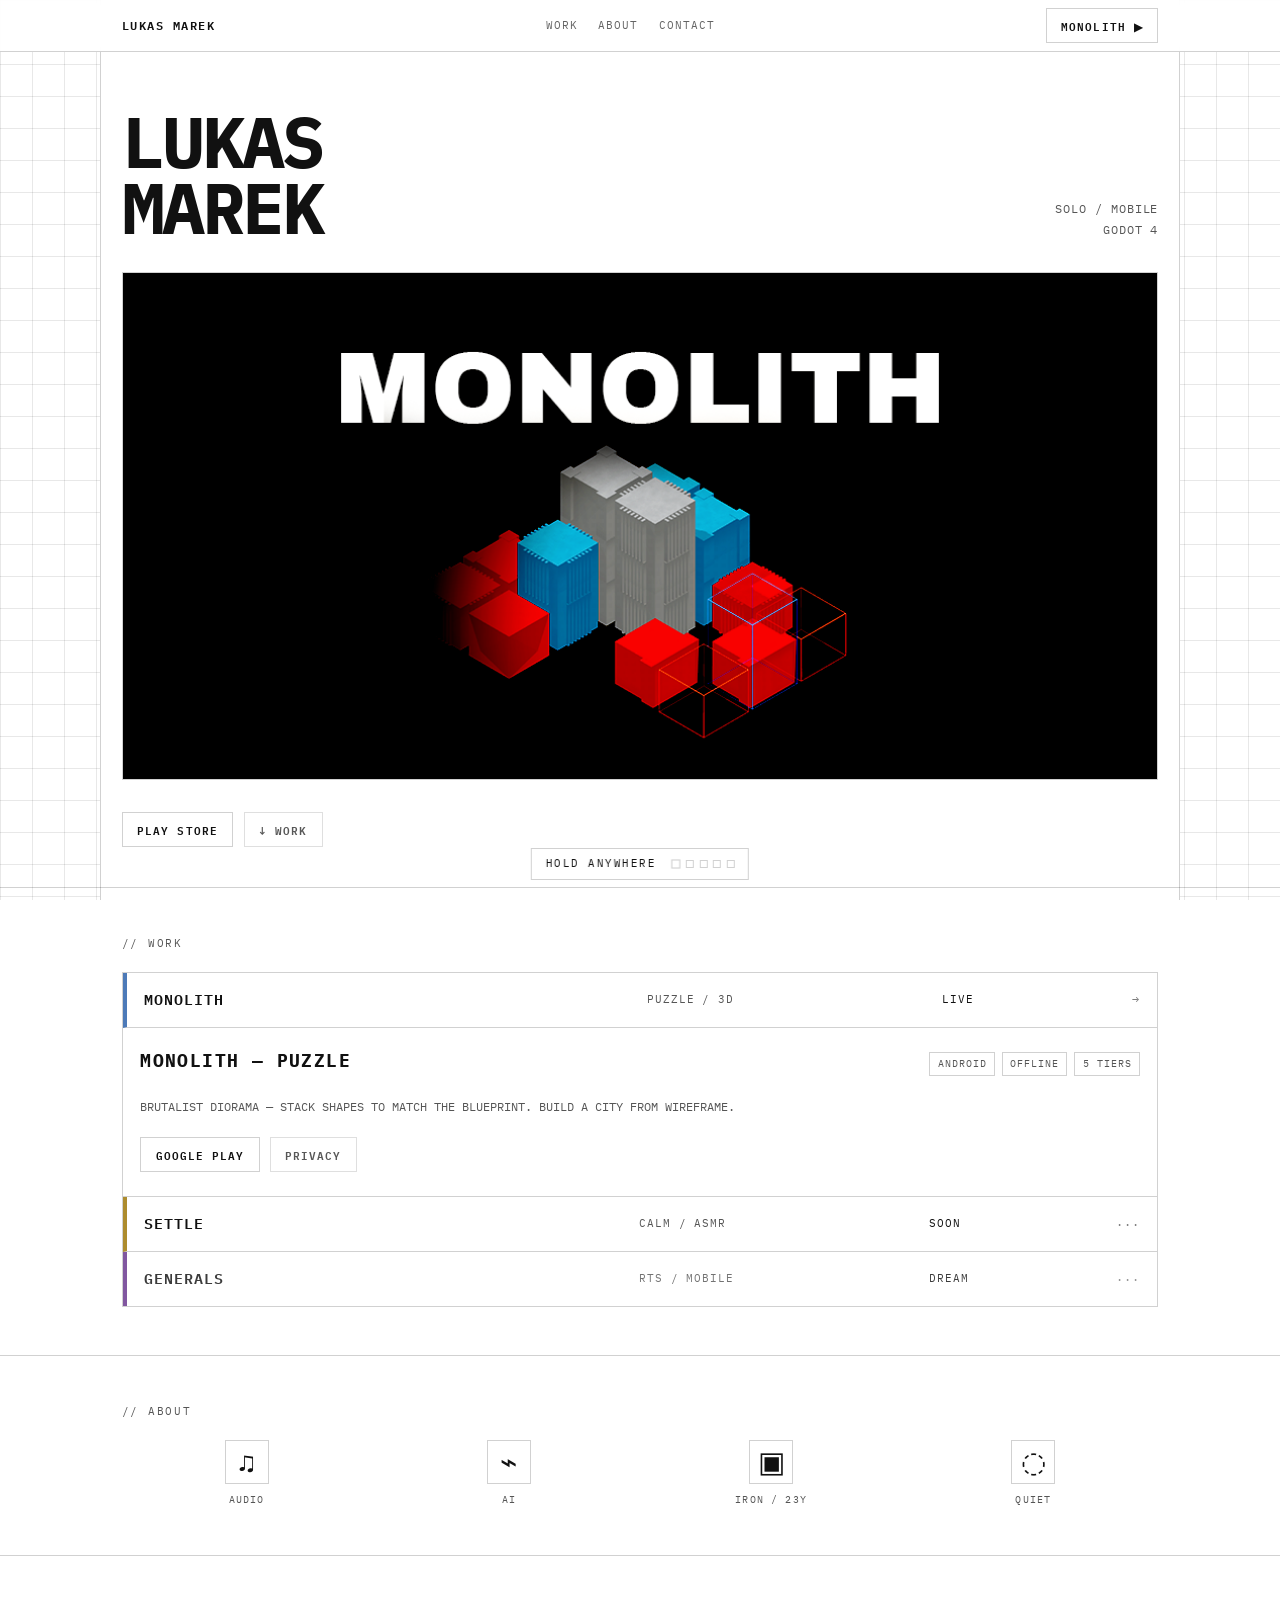
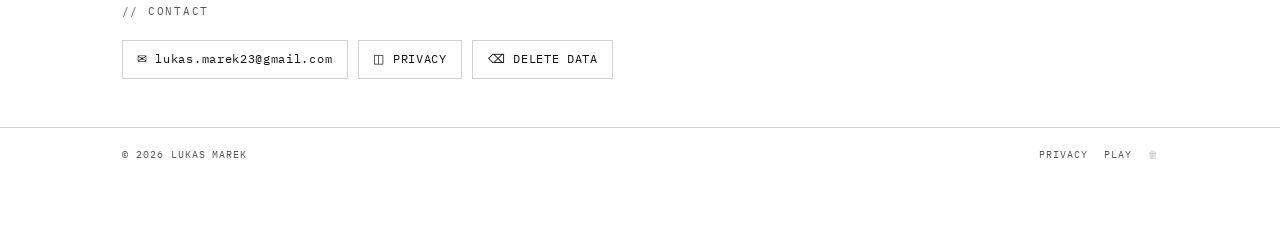
<file: index.html>
<!DOCTYPE html>
<html lang="en">
<head>
  <meta charset="UTF-8">
  <meta name="viewport" content="width=device-width, initial-scale=1.0">
  <title>LUKAS MAREK</title>
  <link rel="preconnect" href="https://fonts.googleapis.com">
  <link rel="preconnect" href="https://fonts.gstatic.com" crossorigin>
  <link href="https://fonts.googleapis.com/css2?family=IBM+Plex+Mono:wght@400;600;700&family=IBM+Plex+Sans:wght@400;500&display=swap" rel="stylesheet">
  <link rel="icon" href="data:image/svg+xml,%3Csvg xmlns='http://www.w3.org/2000/svg' viewBox='0 0 32 32'%3E%3Crect width='32' height='32' fill='%23fff' stroke='%23111' stroke-width='2'/%3E%3Ctext x='16' y='21' text-anchor='middle' font-family='monospace' font-size='14' fill='%23111'%3EL%3C/text%3E%3C/svg%3E">
  <link rel="stylesheet" href="styles.css">
</head>
<body data-tier="1">
  <div class="grid-layer" aria-hidden="true"></div>
  <div class="build-layer" id="build-layer" aria-hidden="true"></div>
  <div class="content-shade" aria-hidden="true"></div>

  <div class="hold-ui" id="hold-ui">
    <span id="hold-label">HOLD ANYWHERE</span>
    <div class="tier-dots" aria-hidden="true">
      <span class="tier-dot on" data-i="1"></span>
      <span class="tier-dot" data-i="2"></span>
      <span class="tier-dot" data-i="3"></span>
      <span class="tier-dot" data-i="4"></span>
      <span class="tier-dot" data-i="5"></span>
    </div>
  </div>

  <header class="site-header">
    <div class="container nav">
      <a class="logo" href="#top">LUKAS MAREK</a>
      <nav aria-label="Primary">
        <ul class="nav-links">
          <li><a href="#work">WORK</a></li>
          <li><a href="#about">ABOUT</a></li>
          <li><a href="#contact">CONTACT</a></li>
        </ul>
      </nav>
      <a class="btn" href="https://play.google.com/store/apps/details?id=com.lukas.monolith23" target="_blank" rel="noopener">MONOLITH ▶</a>
    </div>
  </header>

  <main id="top">
    <section class="hero">
      <div class="container hero-stack">
        <div class="hero-top">
          <h1>LUKAS<br>MAREK</h1>
          <p class="hero-code">
            SOLO / MOBILE<br>
            GODOT 4<br>
            
          </p>
        </div>

        <img
          class="feature-graphic"
          src="monolith/main-art.png"
          alt="MONOLITH - Puzzle"
          width="1024"
          height="500"
        >

        <div class="hero-actions">
          <a class="btn" href="https://play.google.com/store/apps/details?id=com.lukas.monolith23" target="_blank" rel="noopener">PLAY STORE</a>
          <a class="btn btn-ghost" href="#work">↓ WORK</a>
        </div>
      </div>
    </section>

    <section id="work">
      <div class="container">
        <p class="section-label">// WORK</p>

        <div class="project-list">
          <div class="project-row is-live">
            <span class="project-name">MONOLITH</span>
            <span class="project-type">PUZZLE / 3D</span>
            <span class="project-status">LIVE</span>
            <a class="project-link" href="https://play.google.com/store/apps/details?id=com.lukas.monolith23" target="_blank" rel="noopener">→</a>
          </div>

          <div class="project-detail">
            <div class="project-detail-head">
              <h3>MONOLITH — PUZZLE</h3>
              <div class="project-tags">
                <span class="tag">ANDROID</span>
                <span class="tag">OFFLINE</span>
                <span class="tag">5 TIERS</span>
              </div>
            </div>
            <p class="project-blurb">BRUTALIST DIORAMA — STACK SHAPES TO MATCH THE BLUEPRINT. BUILD A CITY FROM WIREFRAME.</p>
            <div class="project-actions">
              <a class="btn" href="https://play.google.com/store/apps/details?id=com.lukas.monolith23" target="_blank" rel="noopener">GOOGLE PLAY</a>
              <a class="btn btn-ghost" href="privacy.html">PRIVACY</a>
            </div>
          </div>

          <div class="project-row is-wip">
            <span class="project-name">SETTLE</span>
            <span class="project-type">CALM / ASMR</span>
            <span class="project-status">SOON</span>
            <span class="project-link">···</span>
          </div>

          <div class="project-row is-idea">
            <span class="project-name">GENERALS</span>
            <span class="project-type">RTS / MOBILE</span>
            <span class="project-status">DREAM</span>
            <span class="project-link">···</span>
          </div>
        </div>
      </div>
    </section>

    <section id="about">
      <div class="container">
        <p class="section-label">// ABOUT</p>

        <div class="glyph-grid">
          <div class="glyph-cell">
            <div class="glyph" title="Music production">♫</div>
            <span class="glyph-label">AUDIO</span>
          </div>
          <div class="glyph-cell">
            <div class="glyph" title="AI tinkering">⌁</div>
            <span class="glyph-label">AI</span>
          </div>
          <div class="glyph-cell">
            <div class="glyph" title="23 years lifting">▣</div>
            <span class="glyph-label">IRON / 23Y</span>
          </div>
          <div class="glyph-cell">
            <div class="glyph" title="Quiet focus">◌</div>
            <span class="glyph-label">QUIET</span>
          </div>
        </div>

        
      </div>
    </section>

    <section id="contact">
      <div class="container">
        <p class="section-label">// CONTACT</p>
        <div class="contact-row">
          <a class="contact-chip" href="mailto:lukas.marek23@gmail.com">✉ lukas.marek23@gmail.com</a>
          <a class="contact-chip" href="privacy.html">◫ PRIVACY</a>
          <a class="contact-chip" href="privacy.html#delete-data">⌫ DELETE DATA</a>
        </div>
      </div>
    </section>
  </main>

  <footer class="site-footer">
    <div class="container footer-inner">
      <p>© 2026 LUKAS MAREK</p>
      <div class="footer-links">
        <a href="privacy.html">PRIVACY</a>
        <a href="https://play.google.com/store/apps/details?id=com.lukas.monolith23" target="_blank" rel="noopener">PLAY</a>
        <button type="button" class="trash-easter" id="trash-btn" title="?">🗑</button>
      </div>
    </div>
  </footer>

  <script>
    const TIERS = 5;
    const TIER_MS = 1800;
    const BLOCK_MS = 120;

    const body = document.body;
    const buildLayer = document.getElementById("build-layer");
    const holdUi = document.getElementById("hold-ui");
    const holdLabel = document.getElementById("hold-label");
    const tierDots = [...document.querySelectorAll(".tier-dot")];
    const trashBtn = document.getElementById("trash-btn");

    let holding = false;
    let holdStart = 0;
    let tier = 1;
    let rafId = 0;
    let lastBlock = 0;
    let decayTimer = 0;

    function setTier(n) {
      tier = n;
      body.dataset.tier = String(n);
      tierDots.forEach((dot) => {
        dot.classList.toggle("on", Number(dot.dataset.i) <= n);
      });
    }

    function snapToGrid(value) {
      return Math.round(value / 32) * 32;
    }

    function spawnBlock(x, y) {
      const block = document.createElement("div");
      block.className = "build-block";
      block.style.left = `${snapToGrid(x) - 16}px`;
      block.style.top = `${snapToGrid(y) - 16}px`;
      buildLayer.appendChild(block);

      if (buildLayer.childElementCount > 140) {
        buildLayer.removeChild(buildLayer.firstElementChild);
      }
    }

    function holdLoop(now) {
      if (!holding) return;

      const elapsed = now - holdStart;
      const nextTier = Math.min(TIERS, 1 + Math.floor(elapsed / TIER_MS));

      if (nextTier !== tier) {
        setTier(nextTier);
      }

      if (now - lastBlock > BLOCK_MS) {
        spawnBlock(
          Math.random() * window.innerWidth,
          Math.random() * window.innerHeight
        );
        lastBlock = now;
      }

      rafId = requestAnimationFrame(holdLoop);
    }

    function startHold(e) {
      if (e.target.closest("a, button, input, textarea")) return;

      clearTimeout(decayTimer);
      holding = true;
      holdStart = performance.now();
      lastBlock = 0;
      body.classList.add("holding");
      holdUi.classList.add("active");
      holdLabel.textContent = "BUILDING…";
      cancelAnimationFrame(rafId);
      rafId = requestAnimationFrame(holdLoop);
    }

    function stopHold() {
      if (!holding) return;

      holding = false;
      body.classList.remove("holding");
      holdUi.classList.remove("active");
      holdLabel.textContent = "HOLD ANYWHERE";
      cancelAnimationFrame(rafId);

      decayTimer = setTimeout(() => {
        setTier(1);
        buildLayer.replaceChildren();
      }, 4000);
    }

    document.addEventListener("pointerdown", startHold);
    document.addEventListener("pointerup", stopHold);
    document.addEventListener("pointercancel", stopHold);
    document.addEventListener("pointerleave", (e) => {
      if (e.target === document.documentElement) stopHold();
    });

    trashBtn.addEventListener("click", () => {
      buildLayer.replaceChildren();
      setTier(1);
      holdLabel.textContent = "EMPTIED";
      setTimeout(() => {
        holdLabel.textContent = "HOLD ANYWHERE";
      }, 1200);
    });
  </script>
</body>
</html>
</file>
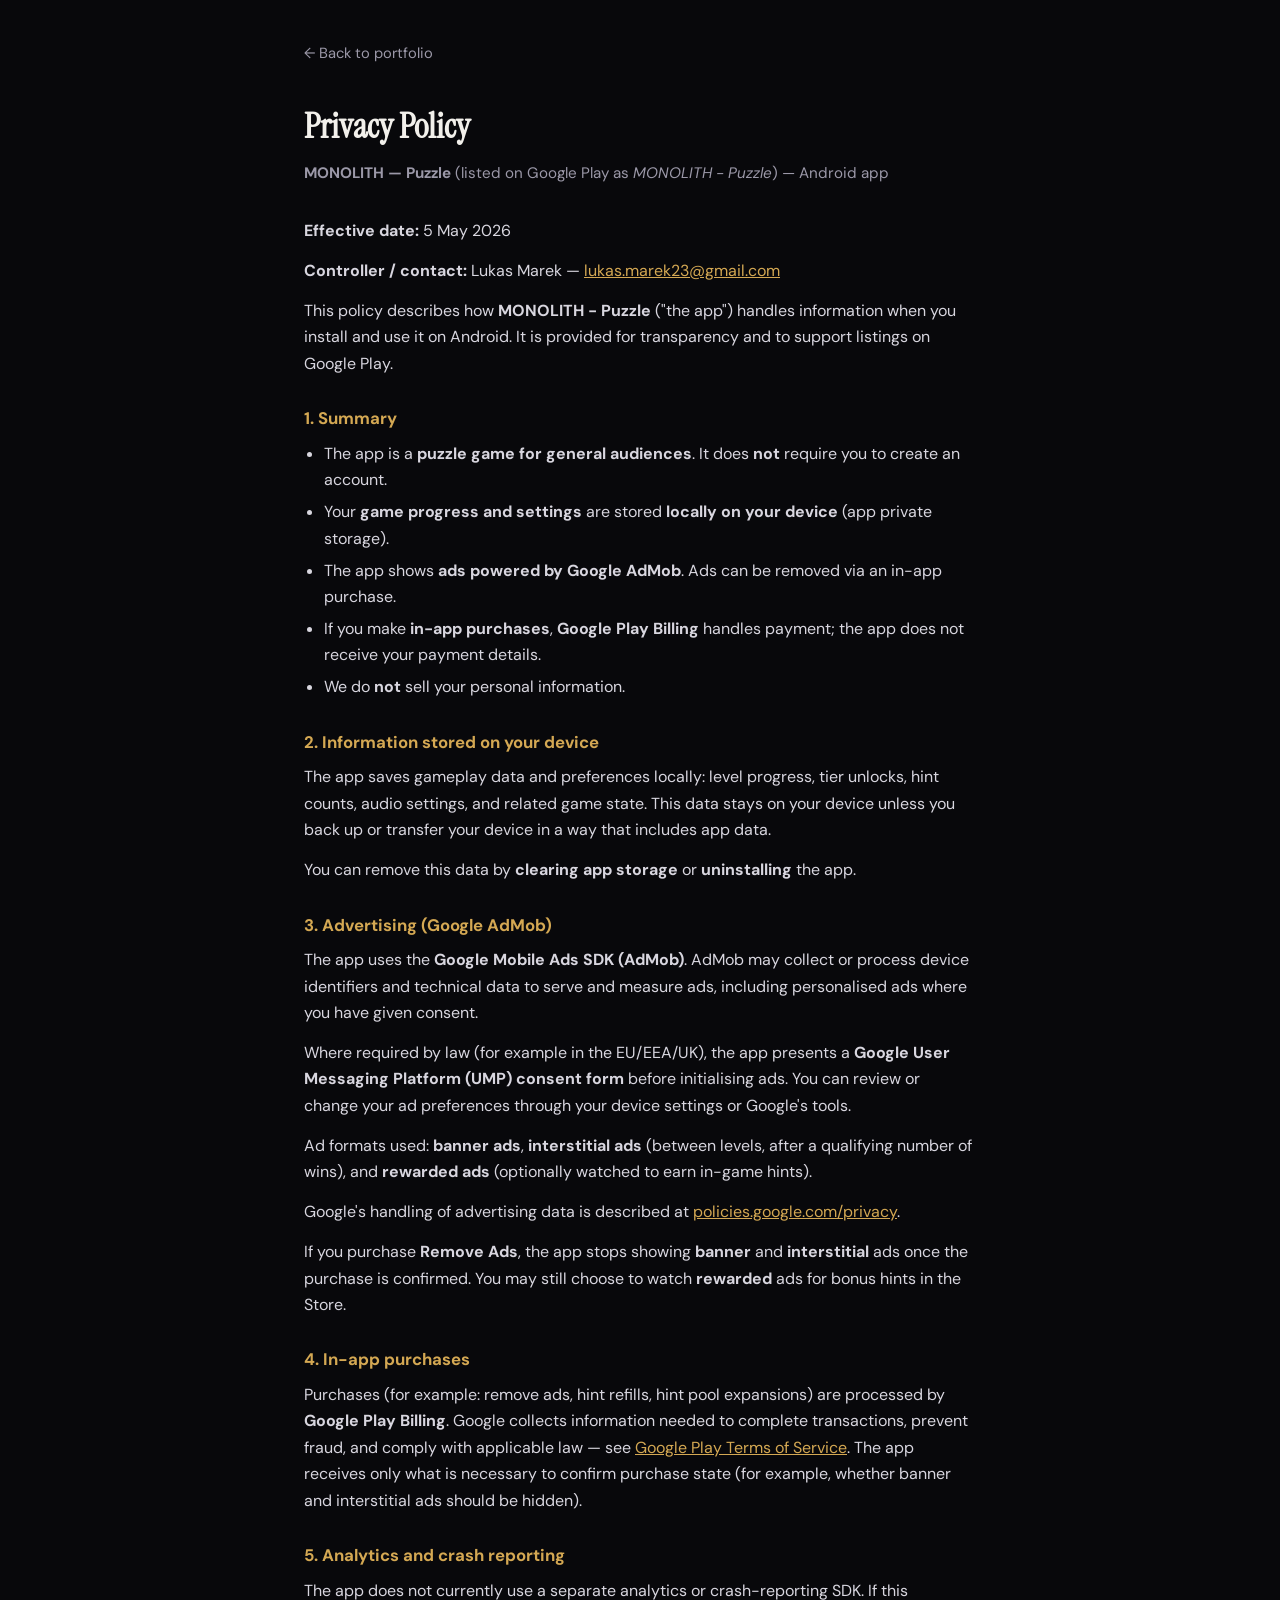
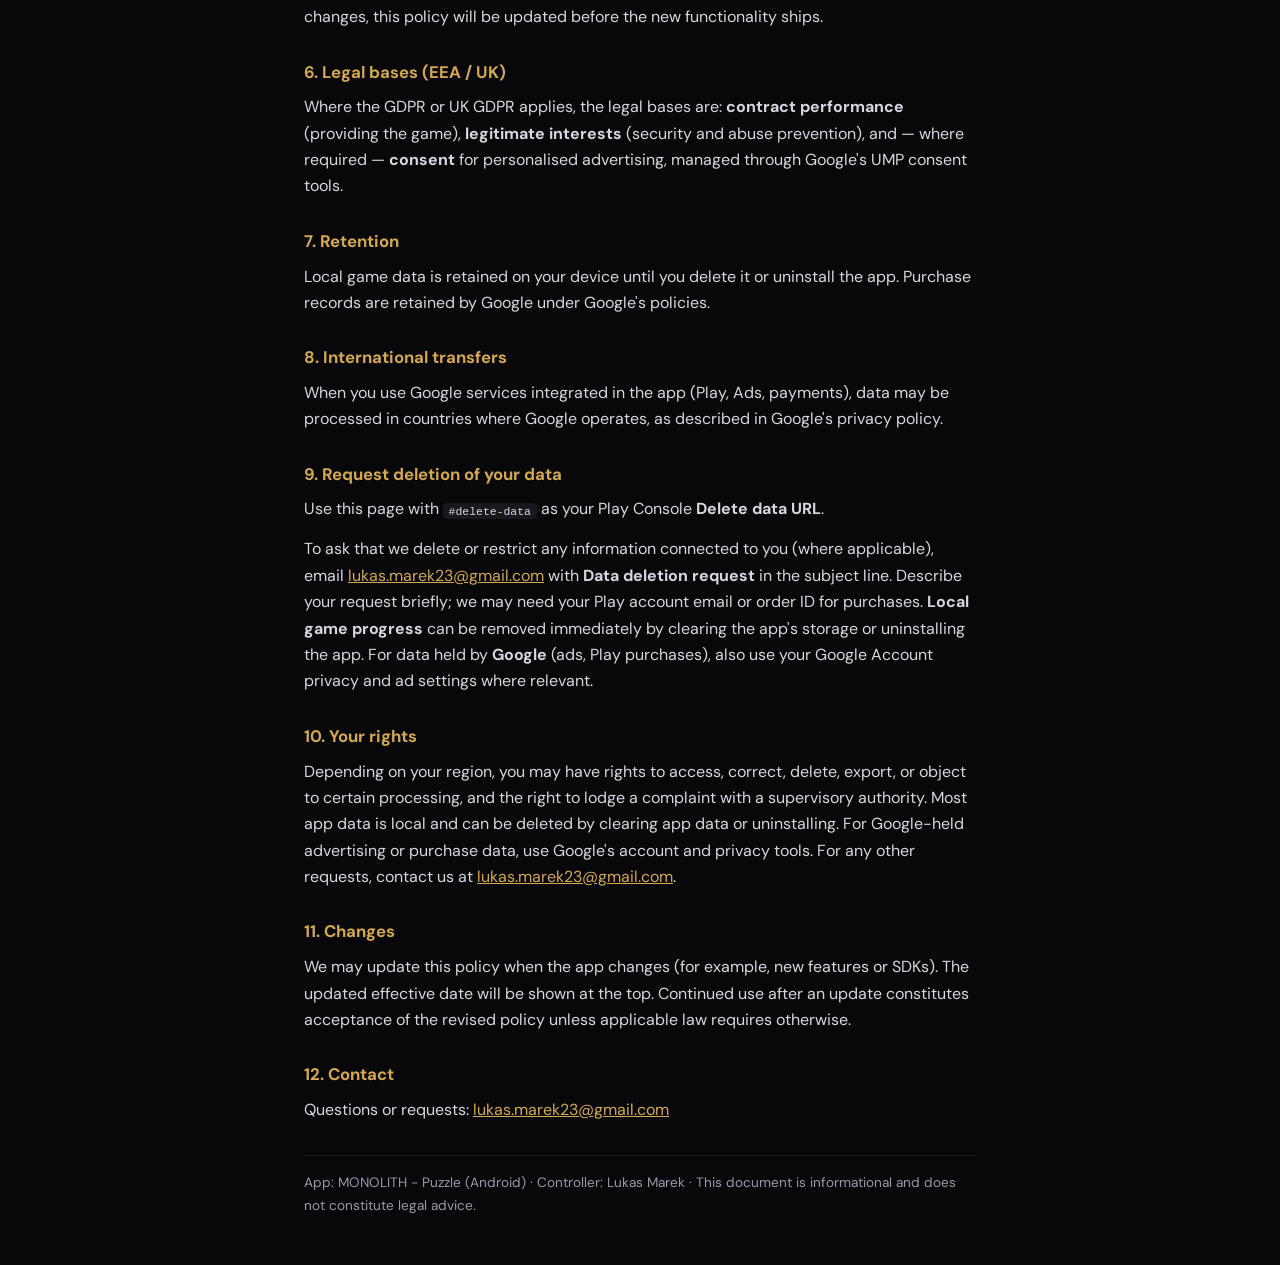
<file: privacy.html>
<!DOCTYPE html>
<html lang="en">
<head>
  <meta charset="utf-8">
  <meta name="viewport" content="width=device-width, initial-scale=1">
  <title>Privacy Policy — MONOLITH - Puzzle</title>
  <link rel="preconnect" href="https://fonts.googleapis.com">
  <link rel="preconnect" href="https://fonts.gstatic.com" crossorigin>
  <link href="https://fonts.googleapis.com/css2?family=DM+Sans:ital,opsz,wght@0,9..40,400;0,9..40,600;1,9..40,400&family=Instrument+Serif&display=swap" rel="stylesheet">
  <link rel="icon" href="data:image/svg+xml,%3Csvg xmlns='http://www.w3.org/2000/svg' viewBox='0 0 32 32'%3E%3Crect width='32' height='32' rx='8' fill='%23111116'/%3E%3Ctext x='16' y='22' text-anchor='middle' font-family='Georgia,serif' font-size='18' fill='%23d4a853'%3EM%3C/text%3E%3C/svg%3E">
  <style>
    :root {
      --bg: #08080b;
      --surface: #18181f;
      --border: rgba(255, 255, 255, 0.08);
      --text: #f2f0eb;
      --muted: #9b98a8;
      --accent: #d4a853;
    }
    * { box-sizing: border-box; margin: 0; padding: 0; }
    body {
      font-family: "DM Sans", system-ui, sans-serif;
      background: var(--bg);
      color: var(--text);
      line-height: 1.65;
    }
    .wrap {
      width: min(42rem, calc(100% - 2rem));
      margin: 0 auto;
      padding: 2.5rem 0 3rem;
    }
    .back {
      display: inline-flex;
      align-items: center;
      gap: 0.35rem;
      color: var(--muted);
      text-decoration: none;
      margin-bottom: 2rem;
      font-size: 0.92rem;
    }
    .back:hover { color: var(--text); }
    h1 {
      font-family: "Instrument Serif", Georgia, serif;
      font-size: 2.2rem;
      margin-bottom: 0.35rem;
    }
    .meta {
      color: var(--muted);
      font-size: 0.95rem;
      margin-bottom: 2rem;
    }
    h2 {
      font-size: 1.05rem;
      margin-top: 1.75rem;
      margin-bottom: 0.5rem;
      color: var(--accent);
    }
    p, li { color: #d8d6df; }
    p + p { margin-top: 0.85rem; }
    ul { padding-left: 1.25rem; margin-top: 0.5rem; }
    li + li { margin-top: 0.35rem; }
    a { color: var(--accent); }
    code {
      font-size: 0.88em;
      background: var(--surface);
      padding: 0.1rem 0.35rem;
      border-radius: 4px;
    }
    hr {
      border: none;
      border-top: 1px solid var(--border);
      margin: 2rem 0 1rem;
    }
    .fine {
      font-size: 0.85rem;
      color: var(--muted);
    }
  </style>
</head>
<body>
  <div class="wrap">
    <a class="back" href="index.html">← Back to portfolio</a>

    <h1>Privacy Policy</h1>
    <p class="meta"><strong>MONOLITH — Puzzle</strong> (listed on Google Play as <em>MONOLITH - Puzzle</em>) — Android app</p>

    <p><strong>Effective date:</strong> 5 May 2026</p>
    <p><strong>Controller / contact:</strong> Lukas Marek — <a href="mailto:lukas.marek23@gmail.com">lukas.marek23@gmail.com</a></p>

    <p>This policy describes how <strong>MONOLITH - Puzzle</strong> ("the app") handles information when you install and use it on Android. It is provided for transparency and to support listings on Google Play.</p>

    <h2>1. Summary</h2>
    <ul>
      <li>The app is a <strong>puzzle game for general audiences</strong>. It does <strong>not</strong> require you to create an account.</li>
      <li>Your <strong>game progress and settings</strong> are stored <strong>locally on your device</strong> (app private storage).</li>
      <li>The app shows <strong>ads powered by Google AdMob</strong>. Ads can be removed via an in-app purchase.</li>
      <li>If you make <strong>in-app purchases</strong>, <strong>Google Play Billing</strong> handles payment; the app does not receive your payment details.</li>
      <li>We do <strong>not</strong> sell your personal information.</li>
    </ul>

    <h2>2. Information stored on your device</h2>
    <p>The app saves gameplay data and preferences locally: level progress, tier unlocks, hint counts, audio settings, and related game state. This data stays on your device unless you back up or transfer your device in a way that includes app data.</p>
    <p>You can remove this data by <strong>clearing app storage</strong> or <strong>uninstalling</strong> the app.</p>

    <h2>3. Advertising (Google AdMob)</h2>
    <p>The app uses the <strong>Google Mobile Ads SDK (AdMob)</strong>. AdMob may collect or process device identifiers and technical data to serve and measure ads, including personalised ads where you have given consent.</p>
    <p>Where required by law (for example in the EU/EEA/UK), the app presents a <strong>Google User Messaging Platform (UMP) consent form</strong> before initialising ads. You can review or change your ad preferences through your device settings or Google's tools.</p>
    <p>Ad formats used: <strong>banner ads</strong>, <strong>interstitial ads</strong> (between levels, after a qualifying number of wins), and <strong>rewarded ads</strong> (optionally watched to earn in-game hints).</p>
    <p>Google's handling of advertising data is described at <a href="https://policies.google.com/privacy" target="_blank" rel="noopener">policies.google.com/privacy</a>.</p>
    <p>If you purchase <strong>Remove Ads</strong>, the app stops showing <strong>banner</strong> and <strong>interstitial</strong> ads once the purchase is confirmed. You may still choose to watch <strong>rewarded</strong> ads for bonus hints in the Store.</p>

    <h2>4. In-app purchases</h2>
    <p>Purchases (for example: remove ads, hint refills, hint pool expansions) are processed by <strong>Google Play Billing</strong>. Google collects information needed to complete transactions, prevent fraud, and comply with applicable law — see <a href="https://play.google.com/about/play-terms.html" target="_blank" rel="noopener">Google Play Terms of Service</a>. The app receives only what is necessary to confirm purchase state (for example, whether banner and interstitial ads should be hidden).</p>

    <h2>5. Analytics and crash reporting</h2>
    <p>The app does not currently use a separate analytics or crash-reporting SDK. If this changes, this policy will be updated before the new functionality ships.</p>

    <h2>6. Legal bases (EEA / UK)</h2>
    <p>Where the GDPR or UK GDPR applies, the legal bases are: <strong>contract performance</strong> (providing the game), <strong>legitimate interests</strong> (security and abuse prevention), and — where required — <strong>consent</strong> for personalised advertising, managed through Google's UMP consent tools.</p>

    <h2>7. Retention</h2>
    <p>Local game data is retained on your device until you delete it or uninstall the app. Purchase records are retained by Google under Google's policies.</p>

    <h2>8. International transfers</h2>
    <p>When you use Google services integrated in the app (Play, Ads, payments), data may be processed in countries where Google operates, as described in Google's privacy policy.</p>

    <h2 id="delete-data">9. Request deletion of your data</h2>
    <p>Use this page with <code>#delete-data</code> as your Play Console <strong>Delete data URL</strong>.</p>
    <p>To ask that we delete or restrict any information connected to you (where applicable), email <a href="mailto:lukas.marek23@gmail.com?subject=Data%20deletion%20request">lukas.marek23@gmail.com</a> with <strong>Data deletion request</strong> in the subject line. Describe your request briefly; we may need your Play account email or order ID for purchases. <strong>Local game progress</strong> can be removed immediately by clearing the app's storage or uninstalling the app. For data held by <strong>Google</strong> (ads, Play purchases), also use your Google Account privacy and ad settings where relevant.</p>

    <h2>10. Your rights</h2>
    <p>Depending on your region, you may have rights to access, correct, delete, export, or object to certain processing, and the right to lodge a complaint with a supervisory authority. Most app data is local and can be deleted by clearing app data or uninstalling. For Google-held advertising or purchase data, use Google's account and privacy tools. For any other requests, contact us at <a href="mailto:lukas.marek23@gmail.com">lukas.marek23@gmail.com</a>.</p>

    <h2>11. Changes</h2>
    <p>We may update this policy when the app changes (for example, new features or SDKs). The updated effective date will be shown at the top. Continued use after an update constitutes acceptance of the revised policy unless applicable law requires otherwise.</p>

    <h2>12. Contact</h2>
    <p>Questions or requests: <a href="mailto:lukas.marek23@gmail.com">lukas.marek23@gmail.com</a></p>

    <hr>
    <p class="fine">App: MONOLITH - Puzzle (Android) · Controller: Lukas Marek · This document is informational and does not constitute legal advice.</p>
  </div>
</body>
</html>
</file>
<file: styles.css>
:root {
  --tier-paper: #ffffff;
  --tier-blueprint: #4d7ab8;
  --tier-red: #a63e33;
  --tier-amber: #ad8c2e;
  --tier-purple: #66338c;

  --bg: var(--tier-paper);
  --fg: #111111;
  --fg-muted: #555555;
  --grid-line: rgba(0, 0, 0, 0.09);
  --border: rgba(0, 0, 0, 0.18);
  --accent: #111111;
  --block-fill: rgba(77, 122, 184, 0.55);
  --block-stroke: rgba(77, 122, 184, 0.9);
  --nav-height: 52px;
  --max-width: 1080px;
  --container-pad: 1.35rem;
  --mono: "IBM Plex Mono", "Consolas", monospace;
  --sans: "IBM Plex Sans", system-ui, sans-serif;
}

[data-tier="2"] {
  --bg: var(--tier-blueprint);
  --fg: #f5f5f5;
  --fg-muted: rgba(255, 255, 255, 0.72);
  --grid-line: rgba(255, 255, 255, 0.14);
  --border: rgba(255, 255, 255, 0.28);
  --accent: #ffffff;
  --block-fill: rgba(255, 255, 255, 0.35);
  --block-stroke: rgba(255, 255, 255, 0.85);
}

[data-tier="3"] {
  --bg: var(--tier-red);
  --fg: #fff8f6;
  --fg-muted: rgba(255, 248, 246, 0.75);
  --grid-line: rgba(255, 255, 255, 0.12);
  --border: rgba(255, 255, 255, 0.26);
  --accent: #ffffff;
  --block-fill: rgba(0, 0, 0, 0.22);
  --block-stroke: rgba(255, 255, 255, 0.7);
}

[data-tier="4"] {
  --bg: var(--tier-amber);
  --fg: #141008;
  --fg-muted: rgba(20, 16, 8, 0.68);
  --grid-line: rgba(0, 0, 0, 0.1);
  --border: rgba(0, 0, 0, 0.22);
  --accent: #141008;
  --block-fill: rgba(0, 0, 0, 0.18);
  --block-stroke: rgba(20, 16, 8, 0.75);
}

[data-tier="5"] {
  --bg: var(--tier-purple);
  --fg: #f6f0fa;
  --fg-muted: rgba(246, 240, 250, 0.72);
  --grid-line: rgba(255, 255, 255, 0.11);
  --border: rgba(255, 255, 255, 0.24);
  --accent: #ffffff;
  --block-fill: rgba(255, 255, 255, 0.22);
  --block-stroke: rgba(255, 255, 255, 0.65);
}

*,
*::before,
*::after {
  box-sizing: border-box;
  margin: 0;
  padding: 0;
}

html {
  scroll-behavior: smooth;
}

body {
  font-family: var(--sans);
  background: var(--bg);
  color: var(--fg);
  line-height: 1.45;
  overflow-x: hidden;
  transition: background 0.55s ease, color 0.55s ease;
  cursor: crosshair;
}

body.holding {
  user-select: none;
}

a {
  color: inherit;
  text-decoration: none;
}

img {
  display: block;
  max-width: 100%;
}

button {
  font: inherit;
  color: inherit;
  background: none;
  border: none;
  cursor: pointer;
}

/* --- layers --- */

.grid-layer {
  position: fixed;
  inset: 0;
  z-index: -3;
  background-image:
    linear-gradient(var(--grid-line) 1px, transparent 1px),
    linear-gradient(90deg, var(--grid-line) 1px, transparent 1px);
  background-size: 32px 32px;
  transition: background-image 0.55s ease;
  pointer-events: none;
}

.build-layer {
  position: fixed;
  inset: 0;
  z-index: -2;
  pointer-events: none;
  overflow: hidden;
}

.content-shade {
  position: fixed;
  top: 0;
  bottom: 0;
  left: 50%;
  transform: translateX(-50%);
  width: min(var(--max-width), calc(100% - 2rem));
  z-index: -1;
  background: color-mix(in srgb, var(--bg) 88%, #ffffff);
  border-left: 1px solid var(--border);
  border-right: 1px solid var(--border);
  pointer-events: none;
  transition: background 0.55s ease, border-color 0.55s ease;
}

.build-block {
  position: absolute;
  width: 32px;
  height: 32px;
  background: var(--block-fill);
  border: 1px solid var(--block-stroke);
  transform: scale(0);
  animation: block-in 0.35s cubic-bezier(0.2, 1.1, 0.3, 1) forwards;
}

@keyframes block-in {
  to { transform: scale(1); }
}

.hold-ui {
  position: fixed;
  left: 50%;
  bottom: 1.25rem;
  transform: translateX(-50%);
  z-index: 200;
  display: flex;
  align-items: center;
  gap: 1rem;
  padding: 0.45rem 0.85rem;
  border: 1px solid var(--border);
  background: color-mix(in srgb, var(--bg) 88%, transparent);
  backdrop-filter: blur(4px);
  font-family: var(--mono);
  font-size: 0.68rem;
  letter-spacing: 0.14em;
  text-transform: uppercase;
  pointer-events: none;
  transition: border-color 0.55s ease, background 0.55s ease;
}

.hold-ui.active {
  animation: hold-pulse 0.8s ease-in-out infinite;
}

@keyframes hold-pulse {
  50% { opacity: 0.55; }
}

.tier-dots {
  display: flex;
  gap: 0.35rem;
}

.tier-dot {
  width: 8px;
  height: 8px;
  border: 1px solid var(--border);
  background: transparent;
  transition: background 0.3s ease, transform 0.3s ease;
}

.tier-dot.on {
  transform: scale(1.15);
}

.tier-dot[data-i="1"].on { background: var(--tier-paper); }
.tier-dot[data-i="2"].on { background: var(--tier-blueprint); }
.tier-dot[data-i="3"].on { background: var(--tier-red); }
.tier-dot[data-i="4"].on { background: var(--tier-amber); }
.tier-dot[data-i="5"].on { background: var(--tier-purple); }

/* --- layout --- */

.container {
  width: min(var(--max-width), calc(100% - 2rem));
  margin-inline: auto;
  padding-inline: var(--container-pad);
}

.site-header {
  position: sticky;
  top: 0;
  z-index: 100;
  height: var(--nav-height);
  border-bottom: 1px solid var(--border);
  background: color-mix(in srgb, var(--bg) 92%, transparent);
  backdrop-filter: blur(6px);
  transition: background 0.55s ease, border-color 0.55s ease;
}

.nav {
  height: 100%;
  display: flex;
  align-items: center;
  justify-content: space-between;
  gap: 1rem;
}

.logo {
  font-family: var(--mono);
  font-size: 0.78rem;
  font-weight: 600;
  letter-spacing: 0.12em;
  text-transform: uppercase;
}

.nav-links {
  display: flex;
  gap: 1.25rem;
  list-style: none;
  font-family: var(--mono);
  font-size: 0.68rem;
  letter-spacing: 0.1em;
}

.nav-links a {
  opacity: 0.65;
  transition: opacity 0.15s ease;
}

.nav-links a:hover {
  opacity: 1;
}

.btn {
  display: inline-flex;
  align-items: center;
  justify-content: center;
  padding: 0.55rem 0.9rem;
  border: 1px solid var(--border);
  font-family: var(--mono);
  font-size: 0.68rem;
  font-weight: 600;
  letter-spacing: 0.1em;
  text-transform: uppercase;
  transition: background 0.15s ease, color 0.55s ease, border-color 0.55s ease;
}

.btn:hover {
  background: var(--fg);
  color: var(--bg);
  border-color: var(--fg);
}

.btn-ghost {
  opacity: 0.7;
}

.btn-ghost:hover {
  opacity: 1;
}

/* --- hero --- */

.hero {
  padding: 3.5rem 0 2.5rem;
  border-bottom: 1px solid var(--border);
}

.hero-stack {
  display: grid;
  gap: 2rem;
}

.hero-top {
  display: grid;
  grid-template-columns: 1fr auto;
  gap: 1.5rem;
  align-items: end;
}

.hero-top h1 {
  font-family: var(--mono);
  font-size: clamp(2rem, 7vw, 4.5rem);
  font-weight: 700;
  letter-spacing: -0.04em;
  line-height: 0.92;
  text-transform: uppercase;
}

.hero-code {
  font-family: var(--mono);
  font-size: 0.72rem;
  letter-spacing: 0.08em;
  text-transform: uppercase;
  color: var(--fg-muted);
  text-align: right;
  line-height: 1.8;
}

.feature-graphic {
  width: 100%;
  height: auto;
  border: 1px solid var(--border);
  filter: grayscale(0.05) contrast(1.04);
  transition: border-color 0.55s ease;
}

.hero-actions {
  display: flex;
  flex-wrap: wrap;
  gap: 0.65rem;
}

/* --- sections --- */

section {
  padding: 3rem 0;
  border-bottom: 1px solid var(--border);
}

.section-label {
  font-family: var(--mono);
  font-size: 0.68rem;
  letter-spacing: 0.16em;
  text-transform: uppercase;
  color: var(--fg-muted);
  margin-bottom: 1.25rem;
}

/* --- project rows --- */

.project-list {
  display: grid;
  gap: 0;
  border: 1px solid var(--border);
}

.project-row {
  display: grid;
  grid-template-columns: 1.4fr 0.8fr 0.5fr auto;
  gap: 1rem;
  align-items: center;
  padding: 1rem 1.1rem;
  border-bottom: 1px solid var(--border);
  transition: background 0.15s ease;
}

.project-row:last-child {
  border-bottom: none;
}

.project-row:hover {
  background: color-mix(in srgb, var(--fg) 6%, transparent);
}

.project-row.is-live {
  border-left: 4px solid var(--tier-blueprint);
}

.project-row.is-wip {
  border-left: 4px solid var(--tier-amber);
}

.project-row.is-idea {
  border-left: 4px solid var(--tier-purple);
  opacity: 0.82;
}

.project-name {
  font-family: var(--mono);
  font-size: 0.95rem;
  font-weight: 600;
  letter-spacing: 0.06em;
  text-transform: uppercase;
}

.project-type {
  font-family: var(--mono);
  font-size: 0.68rem;
  letter-spacing: 0.08em;
  text-transform: uppercase;
  color: var(--fg-muted);
}

.project-status {
  font-family: var(--mono);
  font-size: 0.68rem;
  letter-spacing: 0.1em;
  text-transform: uppercase;
}

.project-link {
  font-family: var(--mono);
  font-size: 0.75rem;
  letter-spacing: 0.08em;
  opacity: 0.55;
  transition: opacity 0.15s ease;
}

.project-row:hover .project-link {
  opacity: 1;
}

.project-detail {
  padding: 1.25rem 1.1rem 1.5rem;
  border-bottom: 1px solid var(--border);
  display: grid;
  gap: 1.25rem;
}

.project-detail:last-child {
  border-bottom: none;
}

.project-detail-head {
  display: flex;
  flex-wrap: wrap;
  align-items: baseline;
  justify-content: space-between;
  gap: 0.75rem;
}

.project-detail-head h3 {
  font-family: var(--mono);
  font-size: 1.1rem;
  letter-spacing: 0.08em;
  text-transform: uppercase;
}

.project-tags {
  display: flex;
  flex-wrap: wrap;
  gap: 0.45rem;
}

.tag {
  font-family: var(--mono);
  font-size: 0.62rem;
  letter-spacing: 0.1em;
  text-transform: uppercase;
  padding: 0.25rem 0.45rem;
  border: 1px solid var(--border);
  color: var(--fg-muted);
}

.project-blurb {
  font-family: var(--mono);
  font-size: 0.78rem;
  line-height: 1.65;
  color: var(--fg-muted);
  max-width: 38rem;
}

.project-actions {
  display: flex;
  flex-wrap: wrap;
  gap: 0.6rem;
}

/* --- about glyphs --- */

.glyph-grid {
  display: grid;
  grid-template-columns: repeat(4, minmax(0, 1fr));
  gap: 0.75rem;
}

.glyph {
  aspect-ratio: 1;
  border: 1px solid var(--border);
  display: grid;
  place-items: center;
  font-family: var(--mono);
  font-size: clamp(1.2rem, 3vw, 1.8rem);
  transition: background 0.15s ease, transform 0.15s ease;
}

.glyph:hover {
  background: color-mix(in srgb, var(--fg) 8%, transparent);
  transform: translateY(-2px);
}

.glyph-label {
  display: block;
  margin-top: 0.55rem;
  font-family: var(--mono);
  font-size: 0.62rem;
  letter-spacing: 0.12em;
  text-transform: uppercase;
  color: var(--fg-muted);
  text-align: center;
}

.glyph-cell {
  display: flex;
  flex-direction: column;
  align-items: center;
}

.about-note {
  margin-top: 1.5rem;
  font-family: var(--mono);
  font-size: 0.72rem;
  letter-spacing: 0.06em;
  color: var(--fg-muted);
  text-transform: uppercase;
}

/* --- contact --- */

.contact-row {
  display: flex;
  flex-wrap: wrap;
  gap: 0.65rem;
}

.contact-chip {
  display: inline-flex;
  align-items: center;
  gap: 0.5rem;
  padding: 0.65rem 0.9rem;
  border: 1px solid var(--border);
  font-family: var(--mono);
  font-size: 0.72rem;
  letter-spacing: 0.06em;
  transition: background 0.15s ease, color 0.15s ease;
}

.contact-chip:hover {
  background: var(--fg);
  color: var(--bg);
}

/* --- footer --- */

.site-footer {
  padding: 1.25rem 0 5rem;
  font-family: var(--mono);
  font-size: 0.62rem;
  letter-spacing: 0.1em;
  text-transform: uppercase;
  color: var(--fg-muted);
}

.footer-inner {
  display: flex;
  flex-wrap: wrap;
  justify-content: space-between;
  gap: 0.75rem;
}

.footer-links {
  display: flex;
  gap: 1rem;
}

.footer-links a:hover {
  color: var(--fg);
}

.trash-easter {
  opacity: 0.35;
  transition: opacity 0.15s ease, transform 0.15s ease;
}

.trash-easter:hover {
  opacity: 1;
  transform: rotate(-8deg);
}

/* --- responsive --- */

@media (max-width: 760px) {
  .hero-top {
    grid-template-columns: 1fr;
  }

  .hero-code {
    text-align: left;
  }

  .project-row {
    grid-template-columns: 1fr 1fr;
    grid-template-areas:
      "name status"
      "type link";
  }

  .project-name { grid-area: name; }
  .project-type { grid-area: type; }
  .project-status { grid-area: status; justify-self: end; }
  .project-link { grid-area: link; justify-self: end; }

  .glyph-grid {
    grid-template-columns: repeat(2, 1fr);
  }

  .nav-links {
    display: none;
  }
}

@media (max-width: 480px) {
  .hero-actions,
  .project-actions,
  .contact-row {
    flex-direction: column;
  }

  .btn,
  .contact-chip {
    width: 100%;
    justify-content: center;
  }
}

@media (prefers-reduced-motion: reduce) {
  *,
  *::before,
  *::after {
    animation: none !important;
    transition: none !important;
  }
}
</file>
